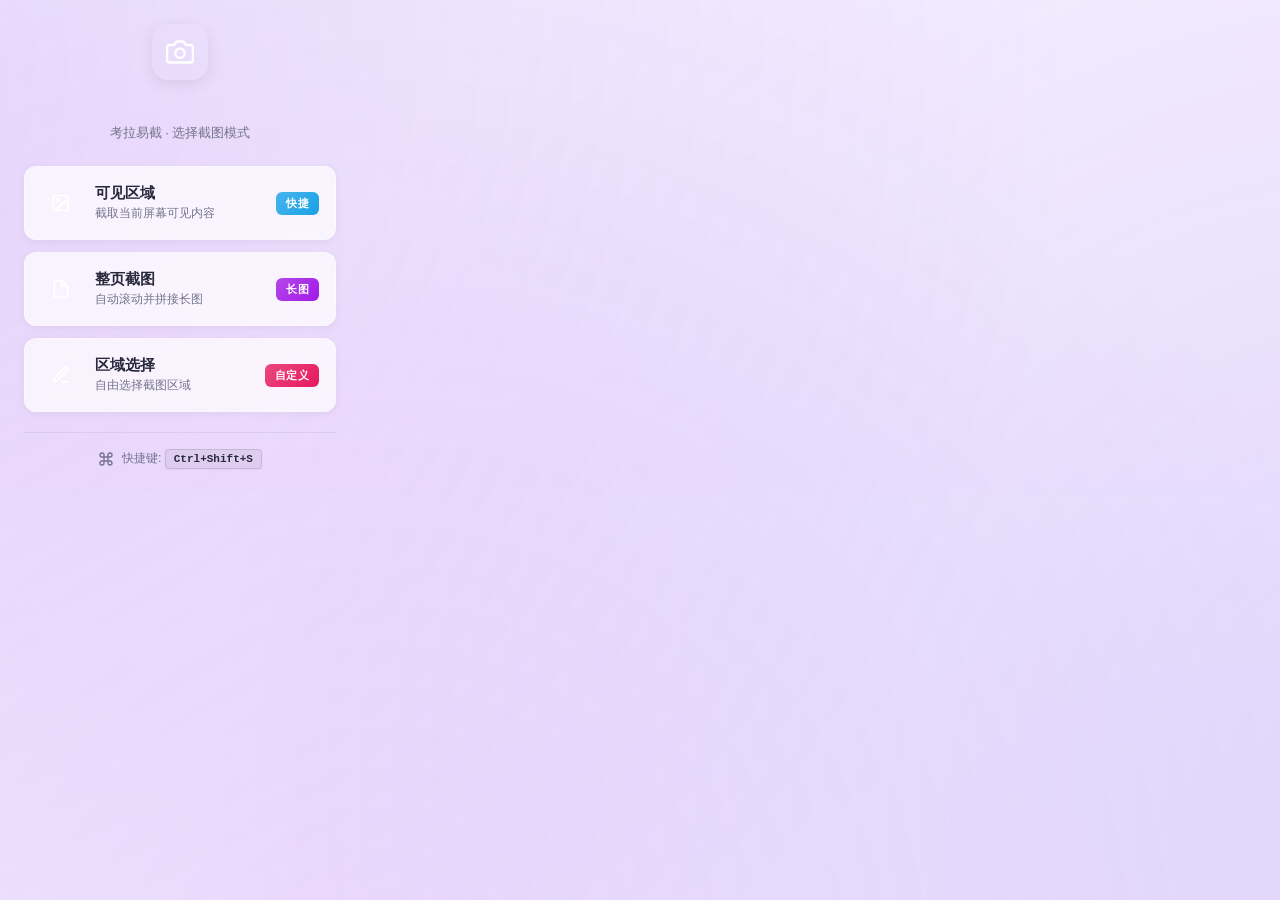
<file: popup/popup.html>
<!DOCTYPE html>
<html lang="zh-CN">

<head>
  <meta charset="UTF-8">
  <meta name="viewport" content="width=device-width, initial-scale=1.0">
  <title data-i18n="extName">KoalaSnap - 考拉易截</title>
  <link rel="stylesheet" href="popup.css">
</head>

<body>
  <div class="container">
    <!-- Header -->
    <div class="header">
      <div class="icon-wrapper">
        <svg class="icon" viewBox="0 0 24 24" fill="none" stroke="currentColor" stroke-width="2">
          <path d="M23 19a2 2 0 0 1-2 2H3a2 2 0 0 1-2-2V8a2 2 0 0 1 2-2h4l2-3h6l2 3h4a2 2 0 0 1 2 2z"></path>
          <circle cx="12" cy="13" r="4"></circle>
        </svg>
      </div>
      <h1 class="title" data-i18n="extShortName">KoalaSnap</h1>
      <p class="subtitle" data-i18n="uiSubtitle">考拉易截 · 选择截图模式</p>
    </div>

    <!-- Screenshot Modes -->
    <div class="modes">
      <button class="mode-btn" id="captureVisible">
        <div class="mode-icon">
          <svg viewBox="0 0 24 24" fill="none" stroke="currentColor" stroke-width="2">
            <rect x="3" y="3" width="18" height="18" rx="2" ry="2"></rect>
            <circle cx="8.5" cy="8.5" r="1.5"></circle>
            <polyline points="21 15 16 10 5 21"></polyline>
          </svg>
        </div>
        <div class="mode-content">
          <h3 class="mode-title" data-i18n="modeVisibleTitle">可见区域</h3>
          <p class="mode-desc" data-i18n="modeVisibleDesc">截取当前屏幕可见内容</p>
        </div>
        <div class="mode-badge">
          <span class="badge" data-i18n="badgeFast">快捷</span>
        </div>
      </button>

      <button class="mode-btn" id="captureFullPage">
        <div class="mode-icon">
          <svg viewBox="0 0 24 24" fill="none" stroke="currentColor" stroke-width="2">
            <path d="M13 2H6a2 2 0 0 0-2 2v16a2 2 0 0 0 2 2h12a2 2 0 0 0 2-2V9z"></path>
            <polyline points="13 2 13 9 20 9"></polyline>
          </svg>
        </div>
        <div class="mode-content">
          <h3 class="mode-title" data-i18n="modeFullTitle">整页截图</h3>
          <p class="mode-desc" data-i18n="modeFullDesc">自动滚动并拼接长图</p>
        </div>
        <div class="mode-badge">
          <span class="badge badge-pro" data-i18n="badgePro">长图</span>
        </div>
      </button>

      <button class="mode-btn" id="captureArea">
        <div class="mode-icon">
          <svg viewBox="0 0 24 24" fill="none" stroke="currentColor" stroke-width="2">
            <path d="M12 20h9"></path>
            <path d="M16.5 3.5a2.121 2.121 0 0 1 3 3L7 19l-4 1 1-4L16.5 3.5z"></path>
          </svg>
        </div>
        <div class="mode-content">
          <h3 class="mode-title" data-i18n="modeAreaTitle">区域选择</h3>
          <p class="mode-desc" data-i18n="modeAreaDesc">自由选择截图区域</p>
        </div>
        <div class="mode-badge">
          <span class="badge badge-custom" data-i18n="badgeCustom">自定义</span>
        </div>
      </button>
    </div>

    <!-- Progress Indicator -->
    <div class="progress-container" id="progressContainer" style="display: none;">
      <div class="progress-bar">
        <div class="progress-fill" id="progressFill"></div>
      </div>
      <p class="progress-text" id="progressText" data-i18n="progressCapturing">正在截图...</p>
    </div>

    <!-- Footer -->
    <div class="footer">
      <div class="shortcut-hint">
        <svg class="shortcut-icon" viewBox="0 0 24 24" fill="none" stroke="currentColor" stroke-width="2">
          <path
            d="M18 3a3 3 0 0 0-3 3v12a3 3 0 0 0 3 3 3 3 0 0 0 3-3 3 3 0 0 0-3-3H6a3 3 0 0 0-3 3 3 3 0 0 0 3 3 3 3 0 0 0 3-3V6a3 3 0 0 0-3-3 3 3 0 0 0-3 3 3 3 0 0 0 3 3h12a3 3 0 0 0 3-3 3 3 0 0 0-3-3z">
          </path>
        </svg>
        <span><span data-i18n="shortcutText">快捷键:</span> <kbd>Ctrl+Shift+S</kbd></span>
      </div>
    </div>
  </div>

  <script src="i18n.js"></script>
  <script src="popup.js"></script>
</body>

</html>
</file>
<file: popup/popup.css>
/* Modern Screenshot Extension Popup Styles */

:root {
  /* Color System - HSL for easy theming */
  --primary-hue: 250;
  --primary-sat: 80%;
  --primary-light: 60%;
  
  --primary: hsl(var(--primary-hue), var(--primary-sat), var(--primary-light));
  --primary-dark: hsl(var(--primary-hue), var(--primary-sat), 50%);
  --primary-light: hsl(var(--primary-hue), var(--primary-sat), 70%);
  
  --bg-gradient-start: hsl(250, 100%, 98%);
  --bg-gradient-end: hsl(280, 100%, 97%);
  
  --glass-bg: rgba(255, 255, 255, 0.7);
  --glass-border: rgba(255, 255, 255, 0.3);
  
  --text-primary: hsl(240, 20%, 20%);
  --text-secondary: hsl(240, 10%, 50%);
  
  --shadow-sm: 0 2px 8px rgba(0, 0, 0, 0.05);
  --shadow-md: 0 4px 16px rgba(0, 0, 0, 0.08);
  --shadow-lg: 0 8px 32px rgba(0, 0, 0, 0.12);
}

* {
  margin: 0;
  padding: 0;
  box-sizing: border-box;
}

body {
  width: 360px;
  min-height: 480px;
  font-family: 'Segoe UI', -apple-system, BlinkMacSystemFont, 'Roboto', 'Helvetica Neue', Arial, sans-serif;
  background: linear-gradient(135deg, var(--bg-gradient-start) 0%, var(--bg-gradient-end) 100%);
  color: var(--text-primary);
  overflow-x: hidden;
}

/* Mesh Gradient Background */
body::before {
  content: '';
  position: fixed;
  top: -50%;
  left: -50%;
  width: 200%;
  height: 200%;
  background: 
    radial-gradient(circle at 20% 30%, rgba(138, 43, 226, 0.15) 0%, transparent 50%),
    radial-gradient(circle at 80% 70%, rgba(79, 70, 229, 0.15) 0%, transparent 50%),
    radial-gradient(circle at 40% 80%, rgba(147, 51, 234, 0.1) 0%, transparent 50%);
  animation: meshRotate 20s ease-in-out infinite;
  pointer-events: none;
  z-index: 0;
}

@keyframes meshRotate {
  0%, 100% { transform: rotate(0deg); }
  50% { transform: rotate(180deg); }
}

.container {
  position: relative;
  z-index: 1;
  padding: 24px;
}

/* Header */
.header {
  text-align: center;
  margin-bottom: 24px;
}

.icon-wrapper {
  display: inline-flex;
  align-items: center;
  justify-content: center;
  width: 56px;
  height: 56px;
  background: linear-gradient(135deg, var(--primary) 0%, var(--primary-dark) 100%);
  border-radius: 16px;
  margin-bottom: 12px;
  box-shadow: var(--shadow-md);
  animation: iconFloat 3s ease-in-out infinite;
}

@keyframes iconFloat {
  0%, 100% { transform: translateY(0px); }
  50% { transform: translateY(-4px); }
}

.icon {
  width: 28px;
  height: 28px;
  color: white;
}

.title {
  font-size: 24px;
  font-weight: 700;
  background: linear-gradient(135deg, var(--primary) 0%, var(--primary-dark) 100%);
  -webkit-background-clip: text;
  -webkit-text-fill-color: transparent;
  background-clip: text;
  margin-bottom: 4px;
}

.subtitle {
  font-size: 13px;
  color: var(--text-secondary);
  font-weight: 500;
}

/* Screenshot Modes */
.modes {
  display: flex;
  flex-direction: column;
  gap: 12px;
  margin-bottom: 20px;
}

.mode-btn {
  display: flex;
  align-items: center;
  gap: 14px;
  padding: 16px;
  background: var(--glass-bg);
  backdrop-filter: blur(10px);
  -webkit-backdrop-filter: blur(10px);
  border: 1px solid var(--glass-border);
  border-radius: 12px;
  cursor: pointer;
  transition: all 0.3s cubic-bezier(0.4, 0, 0.2, 1);
  box-shadow: var(--shadow-sm);
  position: relative;
  overflow: hidden;
}

.mode-btn::before {
  content: '';
  position: absolute;
  top: 0;
  left: -100%;
  width: 100%;
  height: 100%;
  background: linear-gradient(90deg, transparent, rgba(255, 255, 255, 0.3), transparent);
  transition: left 0.5s;
}

.mode-btn:hover::before {
  left: 100%;
}

.mode-btn:hover {
  transform: translateY(-2px);
  box-shadow: var(--shadow-md);
  border-color: var(--primary);
  background: rgba(255, 255, 255, 0.85);
}

.mode-btn:active {
  transform: translateY(0);
  box-shadow: var(--shadow-sm);
}

.mode-icon {
  flex-shrink: 0;
  width: 40px;
  height: 40px;
  display: flex;
  align-items: center;
  justify-content: center;
  background: linear-gradient(135deg, var(--primary-light) 0%, var(--primary) 100%);
  border-radius: 10px;
  transition: transform 0.3s;
}

.mode-btn:hover .mode-icon {
  transform: scale(1.1) rotate(5deg);
}

.mode-icon svg {
  width: 20px;
  height: 20px;
  color: white;
}

.mode-content {
  flex: 1;
  text-align: left;
}

.mode-title {
  font-size: 15px;
  font-weight: 600;
  color: var(--text-primary);
  margin-bottom: 2px;
}

.mode-desc {
  font-size: 12px;
  color: var(--text-secondary);
  line-height: 1.4;
}

.mode-badge {
  flex-shrink: 0;
}

.badge {
  display: inline-block;
  padding: 4px 10px;
  font-size: 11px;
  font-weight: 600;
  background: linear-gradient(135deg, hsl(200, 80%, 60%), hsl(200, 80%, 50%));
  color: white;
  border-radius: 6px;
  text-transform: uppercase;
  letter-spacing: 0.5px;
}

.badge-pro {
  background: linear-gradient(135deg, hsl(280, 80%, 60%), hsl(280, 80%, 50%));
}

.badge-custom {
  background: linear-gradient(135deg, hsl(340, 80%, 60%), hsl(340, 80%, 50%));
}

/* Progress Indicator */
.progress-container {
  padding: 16px;
  background: var(--glass-bg);
  backdrop-filter: blur(10px);
  border: 1px solid var(--glass-border);
  border-radius: 12px;
  margin-bottom: 20px;
  box-shadow: var(--shadow-sm);
}

.progress-bar {
  width: 100%;
  height: 6px;
  background: rgba(0, 0, 0, 0.1);
  border-radius: 3px;
  overflow: hidden;
  margin-bottom: 8px;
}

.progress-fill {
  height: 100%;
  background: linear-gradient(90deg, var(--primary) 0%, var(--primary-light) 100%);
  border-radius: 3px;
  transition: width 0.3s ease;
  animation: progressPulse 1.5s ease-in-out infinite;
}

@keyframes progressPulse {
  0%, 100% { opacity: 1; }
  50% { opacity: 0.7; }
}

.progress-text {
  font-size: 13px;
  color: var(--text-secondary);
  text-align: center;
  font-weight: 500;
}

/* Footer */
.footer {
  padding-top: 16px;
  border-top: 1px solid rgba(0, 0, 0, 0.06);
}

.shortcut-hint {
  display: flex;
  align-items: center;
  justify-content: center;
  gap: 8px;
  font-size: 12px;
  color: var(--text-secondary);
}

.shortcut-icon {
  width: 16px;
  height: 16px;
  color: var(--text-secondary);
}

kbd {
  display: inline-block;
  padding: 3px 8px;
  font-family: 'Courier New', monospace;
  font-size: 11px;
  font-weight: 600;
  color: var(--text-primary);
  background: rgba(0, 0, 0, 0.05);
  border: 1px solid rgba(0, 0, 0, 0.1);
  border-radius: 4px;
  box-shadow: 0 1px 2px rgba(0, 0, 0, 0.05);
}

/* Animations */
@keyframes fadeIn {
  from {
    opacity: 0;
    transform: translateY(10px);
  }
  to {
    opacity: 1;
    transform: translateY(0);
  }
}

.mode-btn {
  animation: fadeIn 0.4s ease-out backwards;
}

.mode-btn:nth-child(1) { animation-delay: 0.1s; }
.mode-btn:nth-child(2) { animation-delay: 0.2s; }
.mode-btn:nth-child(3) { animation-delay: 0.3s; }
</file>
